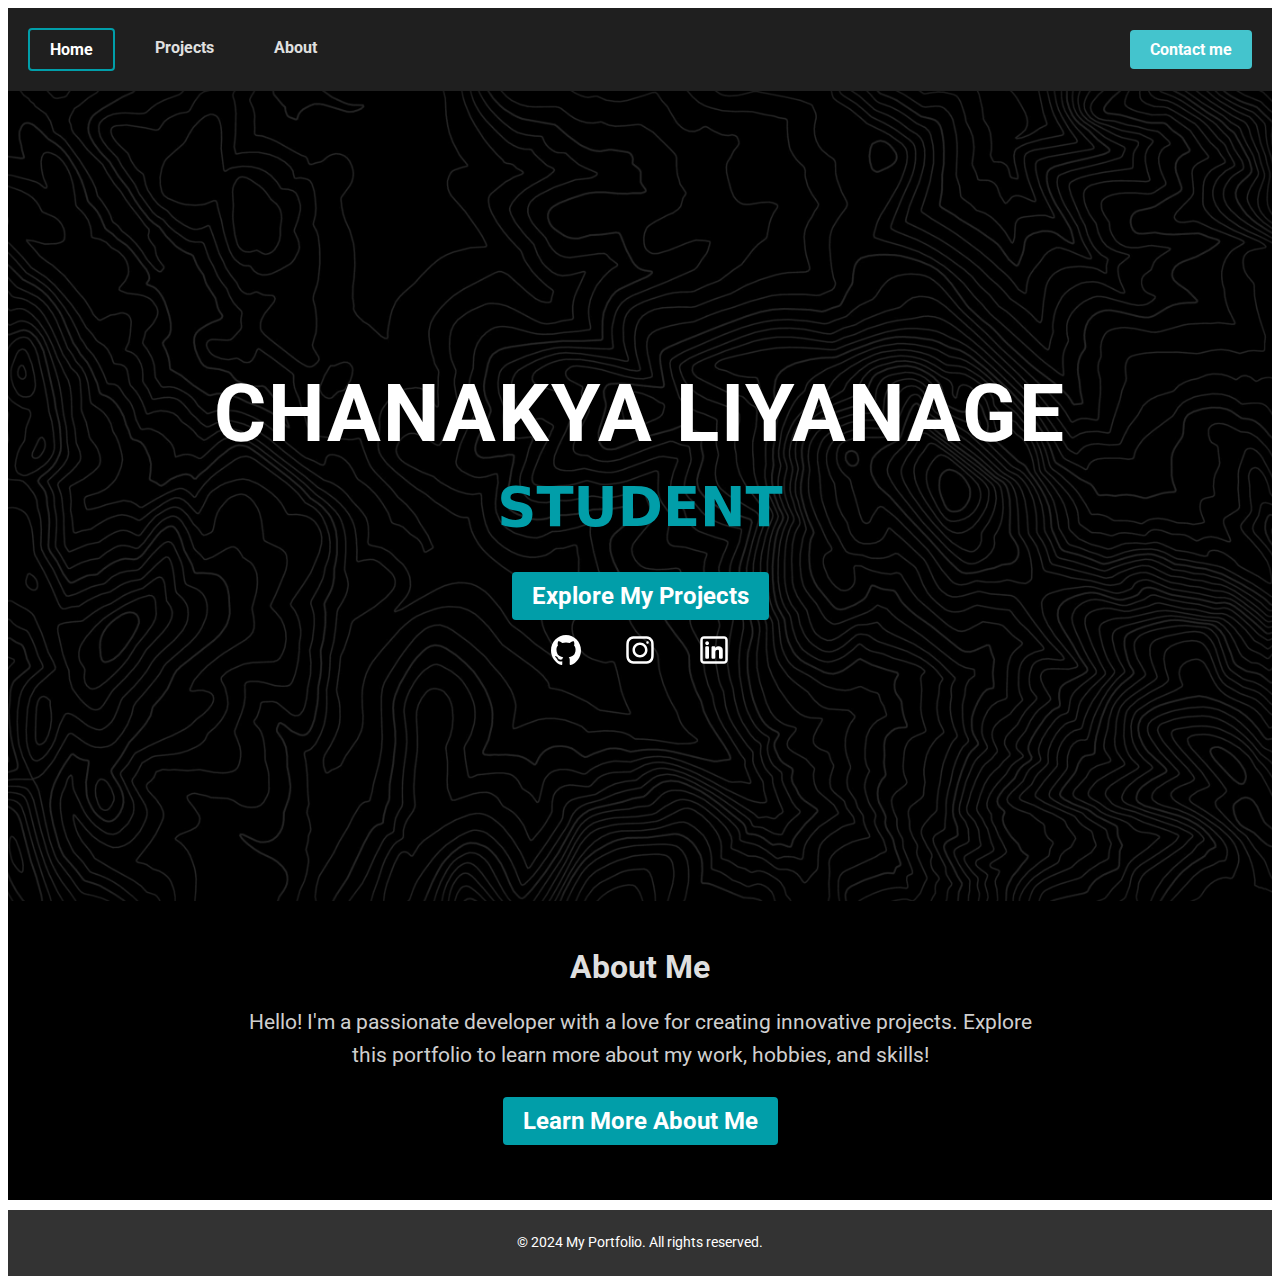
<file: index.html>
<!DOCTYPE html>
<html lang="en">
  <head>
    <meta charset="UTF-8">
    <meta name="viewport" content="width=device-width, initial-scale=1.0">
    <!-- Link to the common CSS file -->
    <link rel="stylesheet" href="CSS/common.css">
    <!-- Link to the index CSS file -->
    <link rel="stylesheet" href="CSS/index.css">
    <link rel="preconnect" href="https://fonts.googleapis.com">
    <link rel="preconnect" href="https://fonts.gstatic.com" crossorigin>
    <link
      href="https://fonts.googleapis.com/css2?family=Inter:ital,opsz,wght@0,14..32,100..900;1,14..32,100..900&family=Open+Sans:ital,wght@0,300..800;1,300..800&family=Poppins:ital,wght@0,100;0,200;0,300;0,400;0,500;0,600;0,700;0,800;0,900;1,100;1,200;1,300;1,400;1,500;1,600;1,700;1,800;1,900&family=Roboto:ital,wght@0,100;0,300;0,400;0,500;0,700;0,900;1,100;1,300;1,400;1,500;1,700;1,900&display=swap"
      rel="stylesheet">
    <link rel="icon" href="Static/Icon.png">
    <title>Home</title>
  </head>
  <body>
    <!-- Navigation bar -->
    <nav class="navbar">
      <div class="nav-left">
        <a id="active" href="index.html">Home</a>
        <a href="projects.html">Projects</a>
        <a href="about.html">About</a>
      </div>
      <div class="signup-btn">
        <a href="Signup.html">Contact me</a>
      </div>
    </nav>

    <!-- Hero Section -->
    <section class="hero">
      <div class="hero-content">
        <!-- Title of the hero section -->
        <h1>Chanakya Liyanage</h1>
        <!-- Typing text effect -->
        <div id="typing-text"></div>
        <!-- Call to action button -->
        <a href="projects.html" class="cta-btn">Explore My Projects</a>
        <!-- Social media icons -->
        <div class="social-media">
          <!-- Link to the GitHub profile -->
          <a href="https://github.com/Chanakya-Liya"
            ><svg
              viewBox="0 0 20 20"
              version="1.1"
              xmlns="http://www.w3.org/2000/svg"
              xmlns:xlink="http://www.w3.org/1999/xlink"
              fill="#000000"
            >
              <g stroke-width="0"></g>
              <g stroke-linecap="round" stroke-linejoin="round"></g>
              <g>
                <title>github</title>
                <desc>Created with Sketch.</desc>
                <defs></defs>
                <g
                  id="Page-1"
                  stroke="none"
                  stroke-width="1"
                  fill="none"
                  fill-rule="evenodd"
                >
                  <g
                    id="Dribbble-Light-Preview"
                    transform="translate(-140.000000, -7559.000000)"
                    fill="#ffffff"
                  >
                    <g id="icons" transform="translate(56.000000, 160.000000)">
                      <path
                        d="M94,7399 C99.523,7399 104,7403.59 104,7409.253 C104,7413.782 101.138,7417.624 97.167,7418.981 C96.66,7419.082 96.48,7418.762 96.48,7418.489 C96.48,7418.151 96.492,7417.047 96.492,7415.675 C96.492,7414.719 96.172,7414.095 95.813,7413.777 C98.04,7413.523 100.38,7412.656 100.38,7408.718 C100.38,7407.598 99.992,7406.684 99.35,7405.966 C99.454,7405.707 99.797,7404.664 99.252,7403.252 C99.252,7403.252 98.414,7402.977 96.505,7404.303 C95.706,7404.076 94.85,7403.962 94,7403.958 C93.15,7403.962 92.295,7404.076 91.497,7404.303 C89.586,7402.977 88.746,7403.252 88.746,7403.252 C88.203,7404.664 88.546,7405.707 88.649,7405.966 C88.01,7406.684 87.619,7407.598 87.619,7408.718 C87.619,7412.646 89.954,7413.526 92.175,7413.785 C91.889,7414.041 91.63,7414.493 91.54,7415.156 C90.97,7415.418 89.522,7415.871 88.63,7414.304 C88.63,7414.304 88.101,7413.319 87.097,7413.247 C87.097,7413.247 86.122,7413.234 87.029,7413.87 C87.029,7413.87 87.684,7414.185 88.139,7415.37 C88.139,7415.37 88.726,7417.2 91.508,7416.58 C91.513,7417.437 91.522,7418.245 91.522,7418.489 C91.522,7418.76 91.338,7419.077 90.839,7418.982 C86.865,7417.627 84,7413.783 84,7409.253 C84,7403.59 88.478,7399 94,7399"
                      ></path>
                    </g>
                  </g>
                </g>
              </g></svg></a>
          <!-- Link to the Instagram profile -->
          <a
            href="https://www.instagram.com/ch.a_na/profilecard/?igsh=cDd5NGwzdmNzODY="
            ><svg
              viewBox="0 0 24 24"
              fill="none"
              xmlns="http://www.w3.org/2000/svg"
            >
              <g stroke-width="0"></g>
              <g stroke-linecap="round" stroke-linejoin="round"></g>
              <g>
                <path
                  fill-rule="evenodd"
                  clip-rule="evenodd"
                  d="M12 18C15.3137 18 18 15.3137 18 12C18 8.68629 15.3137 6 12 6C8.68629 6 6 8.68629 6 12C6 15.3137 8.68629 18 12 18ZM12 16C14.2091 16 16 14.2091 16 12C16 9.79086 14.2091 8 12 8C9.79086 8 8 9.79086 8 12C8 14.2091 9.79086 16 12 16Z"
                  fill="#ffffff"
                ></path>
                <path
                  d="M18 5C17.4477 5 17 5.44772 17 6C17 6.55228 17.4477 7 18 7C18.5523 7 19 6.55228 19 6C19 5.44772 18.5523 5 18 5Z"
                  fill="#ffffff"
                ></path>
                <path
                  fill-rule="evenodd"
                  clip-rule="evenodd"
                  d="M1.65396 4.27606C1 5.55953 1 7.23969 1 10.6V13.4C1 16.7603 1 18.4405 1.65396 19.7239C2.2292 20.8529 3.14708 21.7708 4.27606 22.346C5.55953 23 7.23969 23 10.6 23H13.4C16.7603 23 18.4405 23 19.7239 22.346C20.8529 21.7708 21.7708 20.8529 22.346 19.7239C23 18.4405 23 16.7603 23 13.4V10.6C23 7.23969 23 5.55953 22.346 4.27606C21.7708 3.14708 20.8529 2.2292 19.7239 1.65396C18.4405 1 16.7603 1 13.4 1H10.6C7.23969 1 5.55953 1 4.27606 1.65396C3.14708 2.2292 2.2292 3.14708 1.65396 4.27606ZM13.4 3H10.6C8.88684 3 7.72225 3.00156 6.82208 3.0751C5.94524 3.14674 5.49684 3.27659 5.18404 3.43597C4.43139 3.81947 3.81947 4.43139 3.43597 5.18404C3.27659 5.49684 3.14674 5.94524 3.0751 6.82208C3.00156 7.72225 3 8.88684 3 10.6V13.4C3 15.1132 3.00156 16.2777 3.0751 17.1779C3.14674 18.0548 3.27659 18.5032 3.43597 18.816C3.81947 19.5686 4.43139 20.1805 5.18404 20.564C5.49684 20.7234 5.94524 20.8533 6.82208 20.9249C7.72225 20.9984 8.88684 21 10.6 21H13.4C15.1132 21 16.2777 20.9984 17.1779 20.9249C18.0548 20.8533 18.5032 20.7234 18.816 20.564C19.5686 20.1805 20.1805 19.5686 20.564 18.816C20.7234 18.5032 20.8533 18.0548 20.9249 17.1779C20.9984 16.2777 21 15.1132 21 13.4V10.6C21 8.88684 20.9984 7.72225 20.9249 6.82208C20.8533 5.94524 20.7234 5.49684 20.564 5.18404C20.1805 4.43139 19.5686 3.81947 18.816 3.43597C18.5032 3.27659 18.0548 3.14674 17.1779 3.0751C16.2777 3.00156 15.1132 3 13.4 3Z"
                  fill="#ffffff"
                ></path>
              </g></svg></a>
          <!-- Link to the LinkedIn profile -->
          <a href="https://www.linkedin.com/in/chanakya-liyanage-17505126a/"
            ><svg
              viewBox="0 0 24 24"
              fill="none"
              xmlns="http://www.w3.org/2000/svg"
            >
              <g stroke-width="0"></g>
              <g stroke-linecap="round" stroke-linejoin="round"></g>
              <g>
                <path
                  d="M6.5 8C7.32843 8 8 7.32843 8 6.5C8 5.67157 7.32843 5 6.5 5C5.67157 5 5 5.67157 5 6.5C5 7.32843 5.67157 8 6.5 8Z"
                  fill="#ffffff"
                ></path>
                <path
                  d="M5 10C5 9.44772 5.44772 9 6 9H7C7.55228 9 8 9.44771 8 10V18C8 18.5523 7.55228 19 7 19H6C5.44772 19 5 18.5523 5 18V10Z"
                  fill="#ffffff"
                ></path>
                <path
                  d="M11 19H12C12.5523 19 13 18.5523 13 18V13.5C13 12 16 11 16 13V18.0004C16 18.5527 16.4477 19 17 19H18C18.5523 19 19 18.5523 19 18V12C19 10 17.5 9 15.5 9C13.5 9 13 10.5 13 10.5V10C13 9.44771 12.5523 9 12 9H11C10.4477 9 10 9.44772 10 10V18C10 18.5523 10.4477 19 11 19Z"
                  fill="#ffffff"
                ></path>
                <path
                  fill-rule="evenodd"
                  clip-rule="evenodd"
                  d="M20 1C21.6569 1 23 2.34315 23 4V20C23 21.6569 21.6569 23 20 23H4C2.34315 23 1 21.6569 1 20V4C1 2.34315 2.34315 1 4 1H20ZM20 3C20.5523 3 21 3.44772 21 4V20C21 20.5523 20.5523 21 20 21H4C3.44772 21 3 20.5523 3 20V4C3 3.44772 3.44772 3 4 3H20Z"
                  fill="#ffffff"
                ></path>
              </g></svg></a>
        </div>
      </div>
    </section>

    <!-- About Section -->
    <section class="about-section">
      <div class="container">
        <h2>About Me</h2>
        <p>
          Hello! I'm a passionate developer with a love for creating innovative
          projects. Explore this portfolio to learn more about my work, hobbies,
          and skills!
        </p>
        <a href="about.html" class="cta-btn">Learn More About Me</a>
      </div>
    </section>

    <!-- Footer Section -->
    <footer>
      <p>&copy; 2024 My Portfolio. All rights reserved.</p>
    </footer>
    <script src="Js/index.js"></script>
  </body>
</html>
</file>
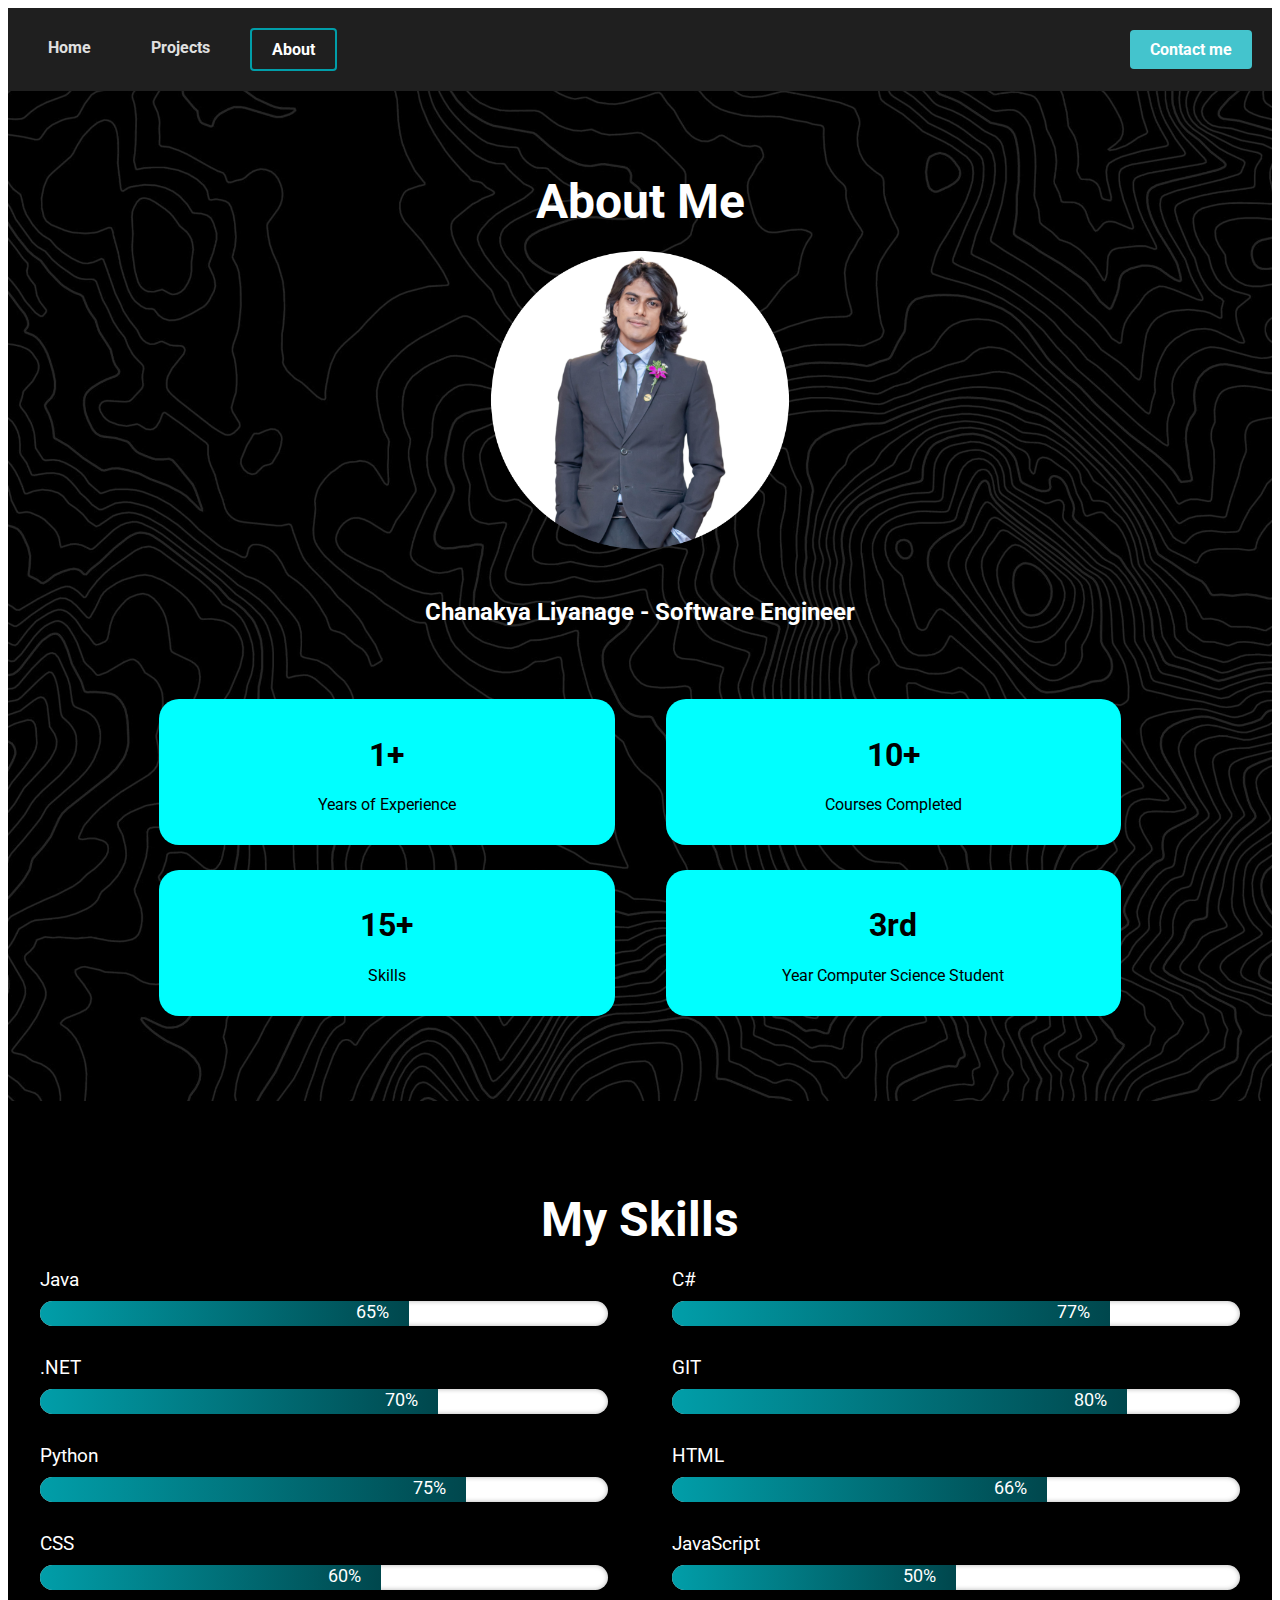
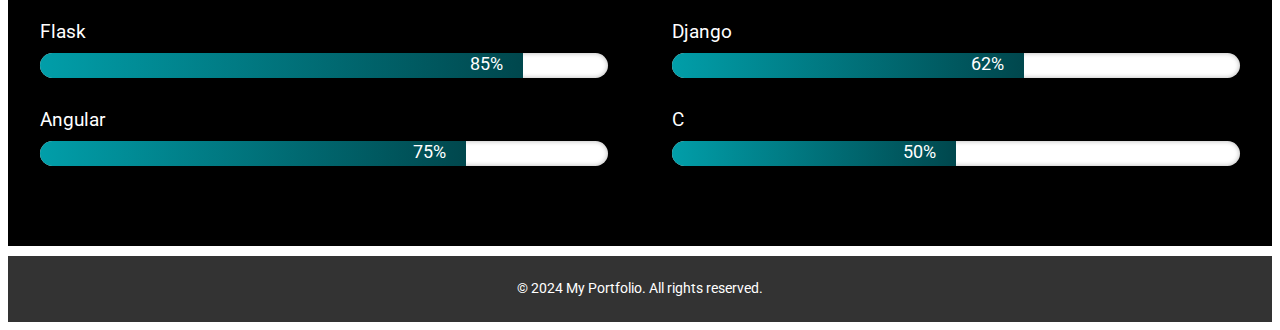
<file: about.html>
<!DOCTYPE html>
<html lang="en">
  <head>
    <meta charset="UTF-8">
    <meta name="viewport" content="width=device-width, initial-scale=1.0">
    <!-- Link to the common CSS file -->
    <link rel="stylesheet" href="CSS/common.css">
    <!-- Link to the about CSS file -->
    <link rel="stylesheet" href="CSS/about.css">
    <link rel="preconnect" href="https://fonts.googleapis.com">
    <link rel="preconnect" href="https://fonts.gstatic.com" crossorigin>
    <link
      href="https://fonts.googleapis.com/css2?family=Roboto:wght@400;500;700&display=swap"
      rel="stylesheet">
    <link rel="icon" href="Static/Icon.png">
    <title>About Me</title>
  </head>
  <body>
    <!-- Navigation bar -->
    <nav class="navbar">
      <div class="nav-left">
        <a href="index.html">Home</a>
        <a href="projects.html">Projects</a>
        <a href="about.html" id="active">About</a>
      </div>
      <div class="signup-btn">
        <a href="signup.html">Contact me</a>
      </div>
    </nav>

    <!-- About Section -->
    <section class="about">
      <div class="container">
        <!-- Heading of the about section -->
        <h1 class="head">About Me</h1>
        <div class="info">
          <!-- Profile image and name -->
          <figure class="profile">
            <div class="profile-image"></div>
            <figcaption>Chanakya Liyanage - Software Engineer</figcaption>
          </figure>
          <!-- Table of achievements -->
          <table class="achievements">
            <tr>
              <td>
                <div class="specs">
                  <h1>1+</h1>
                  <p></p>
                </div>
              </td>
              <td>
                <div class="specs">
                  <h1>10+</h1>
                  <p></p>
                </div>
              </td>
            </tr>
            <tr>
              <td>
                <div class="specs">
                  <h1>15+</h1>
                  <p></p>
                </div>
              </td>
              <td>
                <div class="specs">
                  <h1>3rd</h1>
                  <p></p>
                </div>
              </td>
            </tr>
          </table>
        </div>
      </div>
    </section>

    <!-- Skills Section with Progress Bars in Rows of Two -->
    <section class="skills">
      <div class="container">
        <!-- Heading of the skills section -->
        <h2>My Skills</h2>
        <div class="skills-row">
          <!-- Skill 1 -->
          <div class="skill">
            <label>Java</label>
            <div class="progress-bar">
              <div class="progress" style="width: 65%">
                <div class="progress-percentage">65%</div>
              </div>
            </div>
          </div>
          <!-- Skill 2 -->
          <div class="skill">
            <label>C#</label>
            <div class="progress-bar">
              <div class="progress" style="width: 77%">
                <div class="progress-percentage">77%</div>
              </div>
            </div>
          </div>
        </div>
        <div class="skills-row">
          <!-- Skill 3 -->
          <div class="skill">
            <label>.NET</label>
            <div class="progress-bar">
              <div class="progress" style="width: 70%">
                <div class="progress-percentage">70%</div>
              </div>
            </div>
          </div>
          <!-- Skill 4 -->
          <div class="skill">
            <label>GIT</label>
            <div class="progress-bar">
              <div class="progress" style="width: 80%">
                <div class="progress-percentage">80%</div>
              </div>
            </div>
          </div>
        </div>
        <div class="skills-row">
          <!-- Skill 5 -->
          <div class="skill">
            <label>Python</label>
            <div class="progress-bar">
              <div class="progress" style="width: 75%">
                <div class="progress-percentage">75%</div>
              </div>
            </div>
          </div>
          <!-- Skill 6 -->
          <div class="skill">
            <label>HTML</label>
            <div class="progress-bar">
              <div class="progress" style="width: 66%">
                <div class="progress-percentage">66%</div>
              </div>
            </div>
          </div>
        </div>
        <div class="skills-row">
          <!-- Skill 7 -->
          <div class="skill">
            <label>CSS</label>
            <div class="progress-bar">
              <div class="progress" style="width: 60%">
                <div class="progress-percentage">60%</div>
              </div>
            </div>
          </div>
          <!-- Skill 8 -->
          <div class="skill">
            <label>JavaScript</label>
            <div class="progress-bar">
              <div class="progress" style="width: 50%">
                <div class="progress-percentage">50%</div>
              </div>
            </div>
          </div>
        </div>
        <div class="skills-row">
          <!-- Skill 9 -->
          <div class="skill">
            <label>Flask</label>
            <div class="progress-bar">
              <div class="progress" style="width: 85%">
                <div class="progress-percentage">85%</div>
              </div>
            </div>
          </div>
          <!-- Skill 10 -->
          <div class="skill">
            <label>Django</label>
            <div class="progress-bar">
              <div class="progress" style="width: 62%">
                <div class="progress-percentage">62%</div>
              </div>
            </div>
          </div>
        </div>
        <div class="skills-row">
          <!-- Skill 11 -->
          <div class="skill">
            <label>Angular</label>
            <div class="progress-bar">
              <div class="progress" style="width: 75%">
                <div class="progress-percentage">75%</div>
              </div>
            </div>
          </div>
          <!-- Skill 12 -->
          <div class="skill">
            <label>C</label>
            <div class="progress-bar">
              <div class="progress" style="width: 50%">
                <div class="progress-percentage">50%</div>
              </div>
            </div>
          </div>
        </div>
      </div>
    </section>

    <!-- Footer Section -->
    <footer>
      <!-- Copyright notice -->
      <p>&copy; 2024 My Portfolio. All rights reserved.</p>
    </footer>
  </body>
</html>
</file>
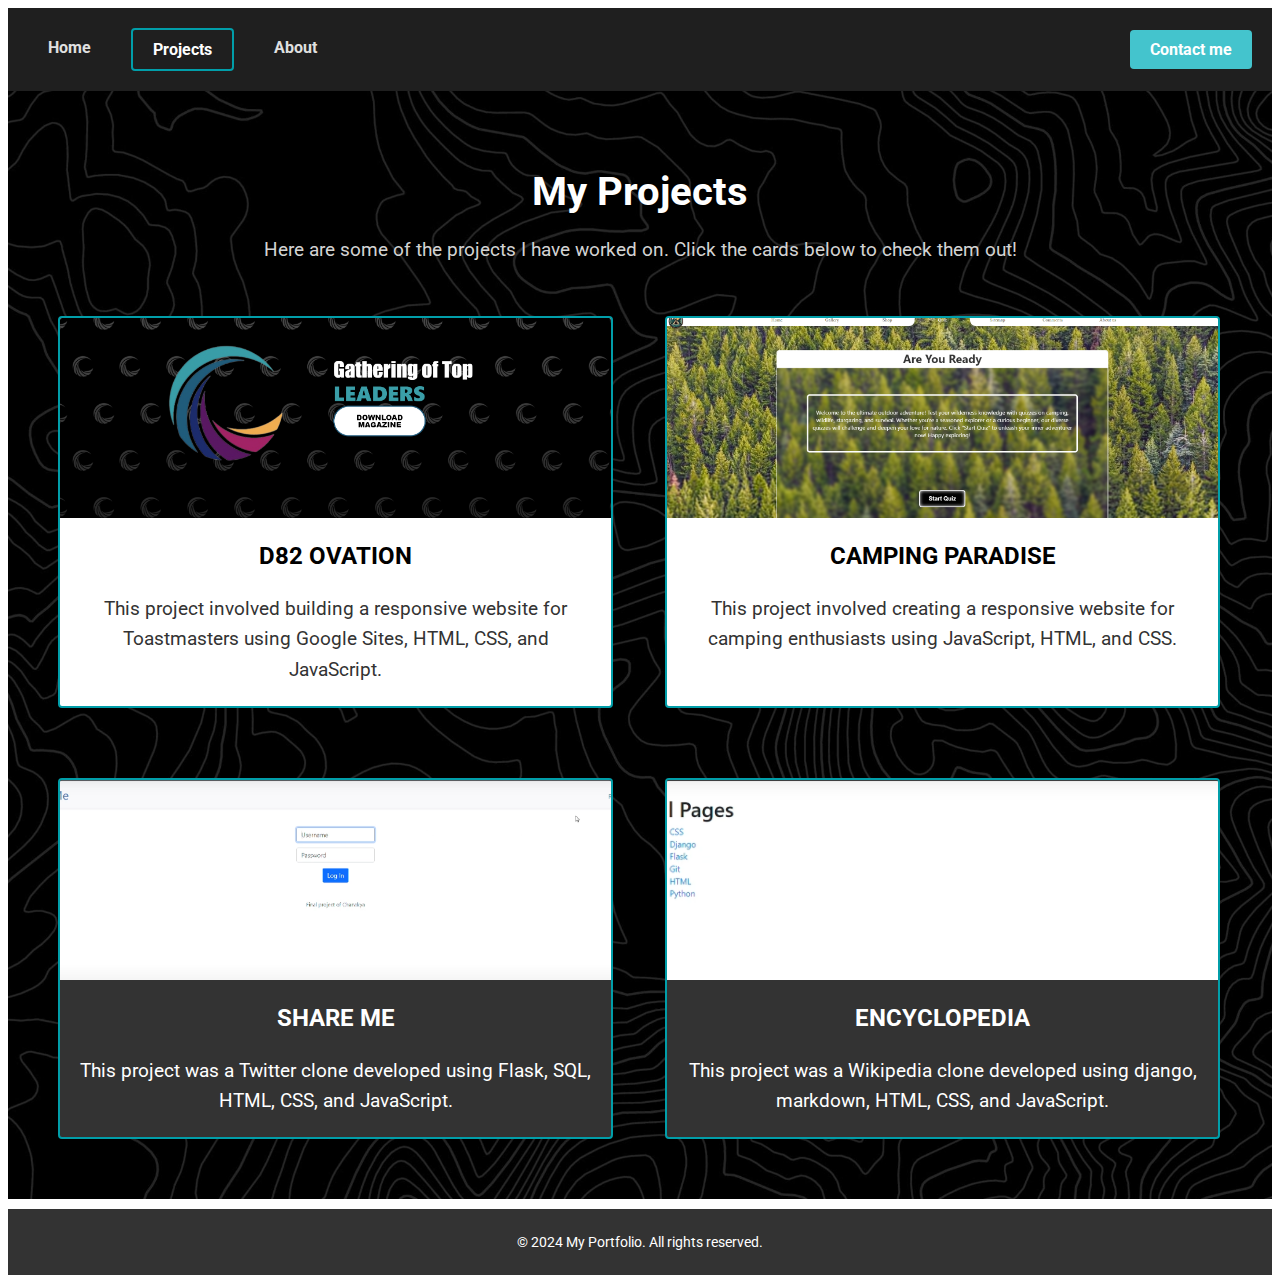
<file: projects.html>
<!DOCTYPE html>
<html lang="en">
  <head>
    <meta charset="UTF-8">
    <meta name="viewport" content="width=device-width, initial-scale=1.0">
    <!-- Link to the common CSS file -->
    <link rel="stylesheet" href="CSS/common.css">
    <!-- Link to the projects CSS file -->
    <link rel="stylesheet" href="CSS/projects.css">
    <link rel="preconnect" href="https://fonts.googleapis.com">
    <link rel="preconnect" href="https://fonts.gstatic.com" crossorigin>
    <link
      href="https://fonts.googleapis.com/css2?family=Roboto:wght@400;500;700&display=swap"
      rel="stylesheet">
    <link rel="icon" href="Static/Icon.png">
    <title>Projects</title>
  </head>
  <body>
    <!-- Navigation bar -->
    <nav class="navbar">
      <div class="nav-left">
        <a href="index.html">Home</a>
        <a href="projects.html" id="active">Projects</a>
        <a href="about.html">About</a>
      </div>
      <div class="signup-btn">
        <a href="signup.html">Contact me</a>
      </div>
    </nav>

    <!-- Projects section -->
    <section class="projects">
      <div class="container">
        <!-- Title of the projects section -->
        <h1>My Projects</h1>
        <!-- Description of the projects section -->
        <p>
          Here are some of the projects I have worked on. Click the cards below
          to check them out!
        </p>
        <!-- Grid of projects -->
        <div class="projects-grid">
          <!-- Project card -->
          <a href="https://www.google.com/" class="project-card">
            <!-- Image of the project -->
            <img src="Static/d82ovationCover.png" alt="D82 ovation">
            <!-- Text of the project -->
            <div class="card-text">
              <h3>D82 OVATION</h3>
              <p>
                This project involved building a responsive website for
                Toastmasters using Google Sites, HTML, CSS, and JavaScript.
              </p>
            </div>
          </a>
          <!-- Project card -->
          <a href="https://www.google.com/" class="project-card">
            <!-- Image of the project -->
            <img src="Static/campingparadiseCover.png" alt="camping paradise">
            <!-- Text of the project -->
            <div class="card-text">
              <h3>CAMPING PARADISE</h3>
              <p>
                This project involved creating a responsive website for camping
                enthusiasts using JavaScript, HTML, and CSS.
              </p>
            </div>
          </a>
          <!-- Project card -->
          <a href="https://www.google.com/" class="project-card" data-color="black">
            <!-- Image of the project -->
            <img src="Static/ShareMeCover.png" alt="ShareMe">
            <!-- Text of the project -->
            <div class="card-text">
              <h3>SHARE ME</h3>
              <p style="color: white">
                This project was a Twitter clone developed using Flask, SQL,
                HTML, CSS, and JavaScript.
              </p>
            </div>
          </a>
          <!-- Project card -->
          <a href="https://www.google.com/" class="project-card" data-color="black">
            <!-- Image of the project -->
            <img src="Static/wikiCover.png" alt="Wiki">
            <!-- Text of the project -->
            <div class="card-text">
              <h3>ENCYCLOPEDIA</h3>
              <p style="color: white">
                This project was a Wikipedia clone developed using django,
                markdown, HTML, CSS, and JavaScript.
              </p>
            </div>
          </a>
        </div>
      </div>
    </section>

    <!-- Footer Section -->
    <footer>
      <!-- Copyright notice -->
      <p>&copy; 2024 My Portfolio. All rights reserved.</p>
    </footer>
  </body>
</html>
</file>
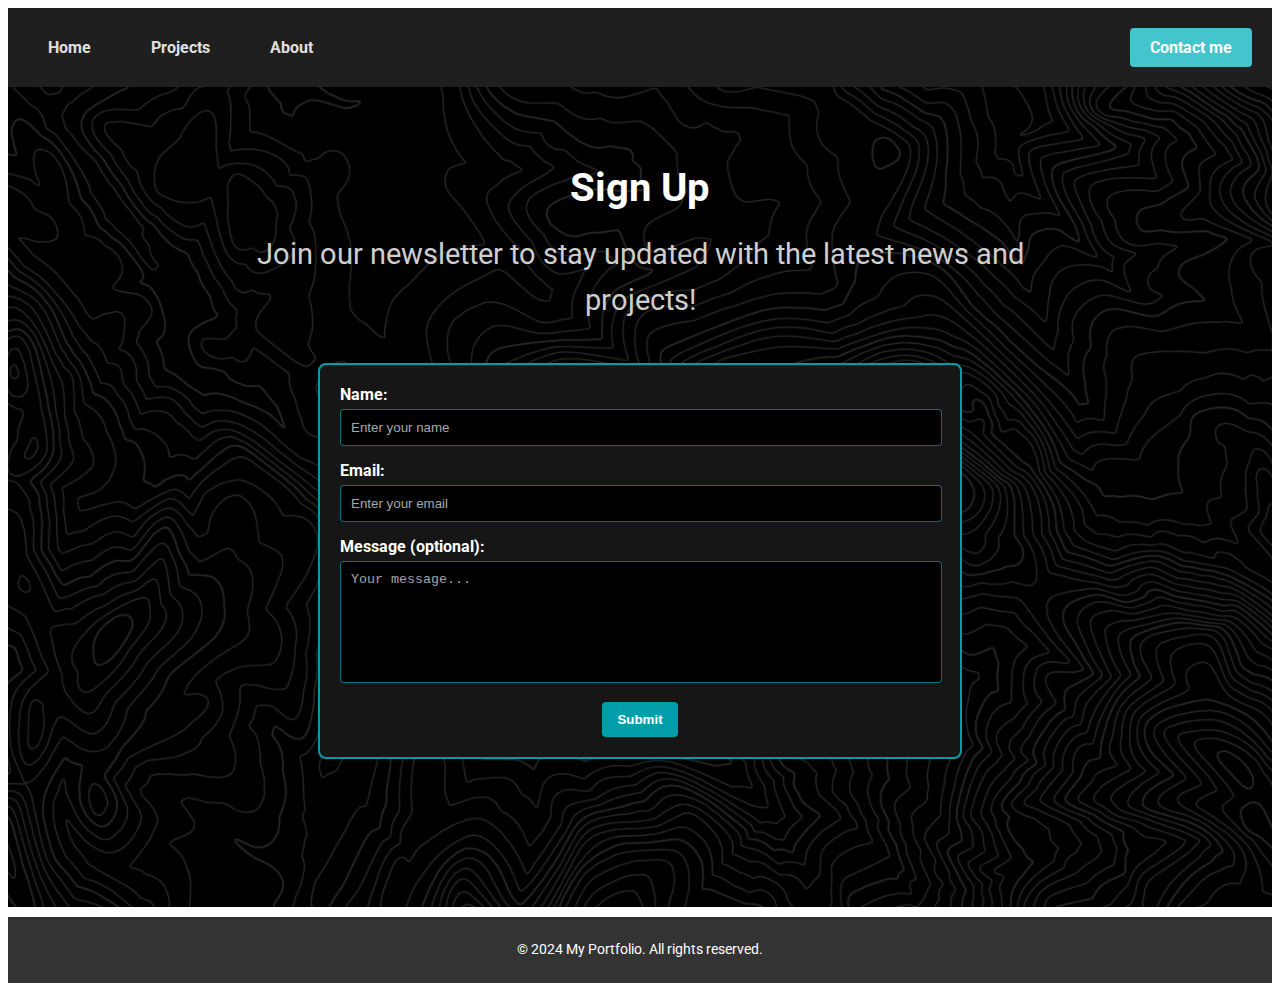
<file: Signup.html>
<!DOCTYPE html>
<html lang="en">
  <head>
    <meta charset="UTF-8">
    <meta name="viewport" content="width=device-width, initial-scale=1.0">
    <link rel="stylesheet" href="CSS/common.css">
    <!--Link to common css file -->
    <link rel="stylesheet" href="CSS/signup.css">
    <!--Link to signup css file -->
    <link rel="preconnect" href="https://fonts.googleapis.com">
    <link rel="preconnect" href="https://fonts.gstatic.com" crossorigin>
    <link
      href="https://fonts.googleapis.com/css2?family=Roboto:wght@400;500;700&display=swap"
      rel="stylesheet">
    <link rel="icon" href="Static/Icon.png">
    <title>Sign Up</title>
  </head>
  <body>
    <!-- Navbar -->
    <nav class="navbar">
      <div class="nav-left">
        <a href="index.html">Home</a>
        <a href="projects.html">Projects</a>
        <a href="about.html">About</a>
      </div>
      <div class="signup-btn">
        <a href="signup.html">Contact me</a>
      </div>
    </nav>

    <!-- Sign-Up Section -->
    <section class="signup">
      <div class="container">
        <!-- Title of the signup section -->
        <h1>Sign Up</h1>
        <!-- Description of the signup section -->
        <p>
          Join our newsletter to stay updated with the latest news and projects!
        </p>
        <!-- Start of the foam group -->
        <form>
          <!-- Form group for Name input field -->
          <div class="form-group">
            <!-- Label for Name input field -->
            <label for="name">Name:</label>
            <input
              type="text"
              id="name"
              name="name"
              autocomplete="off"
              required
              placeholder="Enter your name"
             >
          </div>
          <!-- Form group for Email input field -->
          <div class="form-group">
            <!-- Label for Email input field -->
            <label for="email">Email:</label>
            <input
              type="email"
              id="email"
              name="email"
              autocomplete="off"
              required
              placeholder="Enter your email"
             >
          </div>
          <!-- Form group for Message textarea (optional field) -->
          <div class="form-group">
            <!-- Label for Message textarea, indicating it's optional -->
            <label for="message">Message (optional):</label>
            <textarea
              id="message"
              name="message"
              autocomplete="off"
              placeholder="Your message..."
            ></textarea>
          </div>
          <!-- Submit button to send form data -->
          <button type="submit">Submit</button>
          <!-- End of the form element -->
        </form>
      </div>
    </section>

    <!-- Footer Section -->
    <footer>
      <p>&copy; 2024 My Portfolio. All rights reserved.</p>
    </footer>
  </body>
</html>
</file>
<file: CSS/common.css>
/* Styling the entire body */
body {
  font-family: "Roboto", sans-serif; /* Set the font-family to Roboto or a sans-serif fallback */
}

/* Set the styling for the nav element */
nav {
  font-weight: 500;
  font-style: normal;
  margin: 0; /* Remove the default margin */
  padding: 0; /* Remove the default padding */
  box-sizing: border-box; /* Ensure padding and border are included in the element's total width and height */
}

/* Set styling for the navbar */
.navbar {
  display: flex;
  justify-content: space-between;
  align-items: center;
  padding: 20px;
  background-color: #1f1f1f;
  position: sticky; /* Set the position to sticky */
  top: 0; /* Set the top position to 0 */
  z-index: 100; /* Set the z-index to 100 */
}

/* Set styling for nav-left element */
.navbar .nav-left {
  display: flex;
  gap: 20px; /* Set the gap between elements to 20px */
}

/* Set styling for the navbar links */
.navbar a {
  color: #e0e0e0; /* Set the color to a light color */
  text-decoration: none; /* Remove the default text-decoration */
  padding: 10px 20px;
  transition: background-color 0.3s ease, border-radius 0.3s ease; /* Set the transition for the background-color and border-radius */
  font-weight: bold;
}

/* Set styling for the active link */
#active {
  border-radius: 4px;
  border: #019ea9 solid 2px;
  color: white;
}

/* Set the background-color for the active link on hover */
#active:hover {
  background-color: #019ea9;
}

/* Set the background-color, color, and border-radius for the navbar links on hover */
.navbar a:hover {
  background-color: #019ea9;
  color: #ffffff;
  border-radius: 4px;
}

/* Set the keyframes for the border-animation */
@keyframes border-animation {
  0% {
    border: 2px solid #50f3ffc7;
    color: #50f3ff;
  }
  10% {
    border: 2px solid #ff6f61;
    color: #ff6f61;
  }
  20% {
    border: 2px solid #ffcc00;
    color: #ffcc00;
  }
  30% {
    border: 2px solid #6b5b95;
    color: #6b5b95;
  }
  40% {
    border: 2px solid #88d8b0;
    color: #88d8b0;
  }
  50% {
    border: 2px solid #ff3d00;
    color: #ff3d00;
  }
  60% {
    border: 2px solid #9c27b0;
    color: #9c27b0;
  }
  70% {
    border: 2px solid #4caf50;
    color: #4caf50;
  }
  80% {
    border: 2px solid #3f51b5;
    color: #3f51b5;
  }
  90% {
    border: 2px solid #ffeb3b;
    color: #ffeb3b;
  }
  100% {
    border: 2px solid #50f3ffc7;
    color: #ffffff;
  }
}

/* Set styling for the signup-btn links */
.signup-btn a {
  display: inline-block;
  background-color: #50f3ffc7;
  padding: 10px 20px;
  color: #ffffff;
  border-radius: 4px;
  animation: border-animation 0.00001s linear forwards;
  transition: background-color 0.3s ease, transform 0.3s ease,
    border-radius 1 ease;
}

/* Set the padding, background-color, and animation for the signup-btn links on hover */
.signup-btn a:hover {
  padding: 10px 20px;
  background-color: #1f1f1f;
  animation: border-animation 10s linear infinite alternate-reverse;
}

/* Set the background-color, color, text-align, padding, margin-top, and font-size for the footer */
footer {
  background-color: #333;
  color: white;
  text-align: center;
  padding: 10px;
  margin-top: 10px;
  font-size: 0.9rem;
}

/* Set the flex-direction, align-items, text-align, position, and flex-direction for the navbar on screens smaller than 489px */
@media (max-width: 489px) {
  .navbar {
    flex-direction: column;
    align-items: center;
    text-align: center;
    position: inherit;
  }

  .navbar .nav-left {
    flex-direction: column;
    gap: 10px;
  }

  .navbar a {
    width: 80vw;
  }

  .signup-btn {
    align-self: left;
    margin-top: 10px;
  }
}
</file>
<file: CSS/index.css>
/* index page styling */

/* Hero Section Styling */
.hero {
  background: url("../Static/HeroCover.jpg") no-repeat center center/cover; /* Set the background image */
  height: 90vh; /* Adjust the height as needed */
  display: flex;
  justify-content: center;
  align-items: center;
  color: white;
  text-align: center;
  box-shadow: inset 0 0 20px rgba(0, 0, 0, 0.5); /* Add a shadow to the bottom of the hero section */
}

/* Main heading in the hero section */
.hero-content > h1 {
  font-size: 5rem;
  margin-bottom: 20px;
  text-transform: uppercase;
  letter-spacing: 2px;
  text-shadow: 2px 2px 4px rgba(0, 0, 0, 0.4);
}

/* Paragraph styling in the hero section */
.hero-content p {
  font-size: 1.5rem;
  margin-bottom: 20px;
  opacity: 0.8; /* Adjust the opacity as needed */
}

/* Primary Call-to-Action button styling */
.cta-btn {
  display: inline-block;
  background-color: #019ea9;
  padding: 10px 20px;
  color: #fff;
  font-weight: bold;
  border-radius: 4px;
  transition: background-color 0.3s ease, transform 0.3s ease; /* Add a transition effect for the background color and transform properties */
  margin: 5px 5px;
  font-size: 24px;
  text-decoration: none; /* Remove underline from button text */
}

/* Hover effect for CTA button */
.cta-btn:hover {
  background-color: #017d86;
  transform: scale(1.1); /* Scale the button slightly larger on hover */
  color: #fff;
}

/* Styling for social media icons */
.social-media svg {
  width: 30px;
  padding: 10px 20px;
  transition: transform 0.3s ease; /* Add a transition effect for the transform property */
}

.social-media svg:hover {
  transform: scale(1.5); /* Scale the icon slightly larger on hover */
}

/* About section styling  */
.about-section {
  padding: 20px 0px 50px 0px;
  background-color: #000000;
  text-align: center;
}

/* Subheading in the About section */
.about-section h2 {
  font-size: 2rem;
  margin-bottom: 20px;
  color: #dfdfdf;
}

/* Paragraph styling in the About section */
.about-section p {
  font-size: 1.3rem;
  color: #cfcfcf;
  max-width: 800px; /* Set a maximum width for the paragraph */
  margin: 0 auto; /* Center the paragraph */
  padding: 0 30px;
  line-height: 1.6; /* Adjust the line height for better readability */
  padding-bottom: 20px;
}

/* Typing text effect styling */
#typing-text {
  height: 4.125rem;
  color: #019ea9;
  text-align: center;
  text-transform: uppercase; /* Capitalize each word */
  font-size: 3.4rem;
  font-weight: 800;
  line-height: 100%; /* Adjust the line height to match the font size */
  font-family: system-ui, -apple-system, BlinkMacSystemFont, "Segoe UI", Roboto,
    Oxygen, Ubuntu, Cantarell, "Open Sans", "Helvetica Neue", sans-serif;
  padding-bottom: 20px;
}

/* Responsive Design */
@media (max-width: 768px) {
  .hero-content h1 {
    font-size: 3.5rem;
  }

  .hero-content p {
    font-size: 1.2rem;
  }

  .about-section h2 {
    font-size: 1.6rem;
  }

  .about-section p {
    font-size: 1.2rem;
  }

  #typing-text {
    height: 1.5rem;
    font-size: 3rem;
    padding-bottom: 60px;
  }
}

@media (max-width: 600px) {
  #typing-text {
    padding-bottom: 100px;
  }
}
</file>
<file: CSS/about.css>
/* About page styling */

/* Animation for disappearing content with upward movement */
@keyframes content-disappear {
  0% {
    transform: translateY(0);
  }
  25% {
    opacity: 0;
  }
  50% {
    opacity: 0;
  }
  75% {
    transform: translateY(-50px);
    opacity: 0;
  }
  100% {
    transform: translateY(-50px);
    opacity: 0;
  }
}

/* Animation for appearing content with slight upward movement */
@keyframes content-appear {
  0% {
    opacity: 0;
  }
  25% {
    opacity: 0.25;
  }
  50% {
    transform: translateY(0);
    opacity: 0.5;
  }
  75% {
    opacity: 1;
  }
  100% {
    transform: translateY(-20px);
  }
}

/* Animation for appearing content on smaller screens */
@keyframes content-appear-smaller-screen {
  0% {
    opacity: 0;
  }
  25% {
    opacity: 0.25;
  }
  50% {
    transform: translateY(0);
    opacity: 0.5;
  }
  75% {
    opacity: 1;
  }
  100% {
    transform: translateY(-35px);
  }
}

/* About section styling with centered content and background image */
.about {
  text-align: center; /* Center content */
  padding: 50px 0; /* Add padding to the top and bottom */
  height: 80vh; /* Set a fixed height for the section */
  background: url("../Static/HeroCover.jpg") no-repeat center center/cover;
}

/* Heading styling for main title in the About section */
.head {
  font-size: 3rem;
  font-weight: bold;
  color: white;
  margin-bottom: 20px;
}

/* Layout container for profile and achievement sections */
.info {
  display: flex; /* Use flexbox to create a row layout */
}

/* Profile image and container styling */
.profile {
  margin: auto auto auto 7%; /* Center the profile image and container horizontally */
  text-align: center; /* Center text */
  transition: transform 0.5s ease; /* Add a smooth transition effect */
}

/* Rotating profile image and background change on hover */
.profile:hover .profile-image {
  transform: rotateY(180deg); /* Rotate the image 180 degrees on the Y-axis */
  background-image: url(../Static/flip\ photo.png); /* Change the background image on hover */
}

/* Initial profile image settings with background image */
.profile .profile-image {
  background-image: url(../Static/About\ Page\ Photo.png); /* Set the initial background image */
  width: 400px;
  height: 400px;
  background-size: cover; /* Scale the background image to cover the container */
  background-position: top; /* Position the background image at the top */
  object-fit: cover; /* Scale the image to cover the container */
  object-position: top; /* Position the image at the top */
  transition: transform 0.3s ease, background-image 0.1s ease; /* Add a smooth transition effect */
}

/* Figcaption styling for profile text */
.profile > figcaption {
  font-size: 1.5rem;
  font-weight: bold;
  color: #fff;
  margin: 2em 0;
}

/* Achievements table styling with custom spacing and hover effects */
.achievements {
  color: black;
  margin-right: auto; /* Center the table horizontally */
  margin: 100px auto;
  border-spacing: 3vw 1vw; /* Add custom spacing between table rows and columns */
  table-layout: fixed; /* Set table layout to fixed */
}

/* Transition for table row hover */
.achievements > tr {
  margin: 20px; /* Add margin to the table row */
  transition: transform 3s ease; /* Add a smooth transition effect */
}

/* Styling for table data cells with background color and hover effect */
.achievements td {
  padding: 0; /* Remove default padding */
  background-color: aqua;
  border-radius: 20px;
  transition: transform 0.3s ease; /* Add a smooth transition effect */
}

/* Scale up effect for table cells on hover */
.achievements td:hover {
  transform: scale(1.1);
}

/* Specs section inside table cells */
.specs {
  width: 25vw;
  padding: 10px;
  border-radius: 20px;
  transition: transform 0.3s ease; /* Add a smooth transition effect */
}

/* Heading styling for Specs */
.specs > h1 {
  transition: transform 0.3s ease, display 3s ease; /* Add a smooth transition effect */
}

/* Disappear animation for Specs title on cell hover */
.achievements td:hover .specs > h1 {
  animation: content-disappear 0.3s ease-in both;
}

/* Adds content for each cell */
tr:first-child td:first-child .specs p::after {
  content: "Years of Experience";
}

tr:first-child td:nth-child(2) .specs p::after {
  content: "Courses Completed";
}

tr:last-child td:first-child .specs p::after {
  content: "Skills";
}

tr:last-child td:nth-child(2) .specs p::after {
  content: "Year Computer Science Student";
}

/* Display additional information when hovering over cells */
td:hover .specs p {
  font-size: 1.2rem; /* Increase font size */
  animation: content-appear 0.2s linear forwards; /* Add animation */
}

/* Change content on hover for each Specs cell */
tr:first-child td:first-child:hover .specs p::after {
  content: "Gained valuable insights through practical industry exposure.";
}

tr:first-child td:last-child:hover .specs p::after {
  content: "Completed multiple courses to enhance my knowledge base.";
}

tr:last-child td:first-child:hover .specs p::after {
  content: "Acquired a diverse skill set to solve complex challenges.";
}

tr:last-child td:nth-child(2):hover .specs p::after {
  content: "Currently pursuing a degree with a focus on programming.";
}
/* end of hero section */

/* Skills section styling */
.skills {
  background-color: #000000;
  color: white;
  padding: 50px 0;
  text-align: center; /* Center text horizontally */
}

/* Main heading in Skills */
.skills h2 {
  font-size: 3rem;
  margin-bottom: 20px;
  transition: color 0.3s ease; /* Add a smooth transition effect */
}

.skills h2:hover {
  color: #019ea9;
}

/* Layout container for skill progress bars */
.skills-row {
  display: flex; /* Use flexbox to arrange the skill progress bars */
  justify-content: space-around; /* Distribute the skill progress bars evenly */
  margin-bottom: 30px;
}

/* Individual skill styling */
.skill {
  width: 45%; /* Set the width of each skill */
  text-align: left;
}

/* Label styling for each skill */
.skill label {
  display: block;
  font-size: 1.2rem;
  margin-bottom: 10px;
}

/* Progress bar styling */
.progress-bar {
  background-color: #ffffff;
  border-radius: 20px;
  overflow: hidden;
  height: 25px;
  width: 100%;
  margin: 0 auto; /* Center the progress bar horizontally */
  box-shadow: inset 0 0 5px rgba(0, 0, 0, 0.3); /* Add a shadow effect */
}

/* Percentage text that appears on hover */
.progress-percentage {
  opacity: 0; /* Initially hide the percentage text */
  color: rgb(255, 255, 255);
  font-size: large;
  text-align: right;
  padding: 0 20px;
  transition: opacity 0.3s ease-in; /* Add a smooth transition effect */
}

/* Inner progress bar with hover color change */
.progress {
  background: linear-gradient(to right, #019ea9, #00474d);
  height: 100%;
  transition: background-color 0.3s ease; /* Add a smooth transition effect */
}

.progress:hover {
  background-color: #3e8f97;
}

/* Display skill percentage on hover */
.skill:hover .progress-percentage {
  opacity: 1; /* Show the percentage text on hover */
}

/* Responsive styles for screens 1300px and below */
@media (max-width: 1300px) {
  .info {
    display: contents;
  }

  .profile {
    margin: auto;
  }

  .about {
    height: auto;
  }

  .profile .profile-image {
    width: 300px;
    height: 300px;
    margin: auto;
  }

  .achievements {
    margin: 10px auto;
    height: 25vh;
  }

  .specs {
    width: 30vw;
  }

  .achievements td {
    padding: 5px 2vw;
  }

  .achievements {
    border-spacing: 4vw 2vw;
  }

  .progress-percentage {
    opacity: 1;
  }
}

/* Responsive styles for screens 768px and below */
@media (max-width: 768px) {
  .skills-row {
    margin: auto 5%;
  }

  .skill {
    width: 100%;
    margin: 10px 10px;
  }

  .profile .profile-image {
    width: 250px;
    height: 250px;
  }

  .about h1,
  .skills h2 {
    font-size: 2rem;
  }

  .achievements {
    border-spacing: 4vw 3.5vw;
  }

  .specs {
    width: 30vw;
  }

  .specs p {
    font-size: 1rem;
    width: 30vw;
  }

  td:hover .specs p {
    font-size: 0.9rem;
    font-weight: bold; /* Add bold font weight */
    animation: content-appear-smaller-screen 0.2s linear forwards; /* Change transitional effect on smaller screen */
  }
}
</file>
<file: CSS/projects.css>
/* project page styling */

/* Projects section styling */
.projects {
  text-align: center;
  padding: 50px 0;
  background: url("../Static/HeroCover.jpg") no-repeat center center/cover; /* Add your background image here */
}

/* Title styling for projects section */
.projects h1 {
  font-size: 2.5rem;
  margin-bottom: 20px;
  color: white;
}

/* Paragraph styling within projects section */
.projects p {
  font-size: 1.2rem;
  color: #d3d3d3;
  max-width: 800px; /* Adjust the width as needed */
  margin: 0 auto 40px;
  line-height: 1.6; /* Set the line height */
}

/* Grid layout for projects */
.projects-grid {
  display: grid;
  grid-template-columns: repeat(
    2,
    1fr
  ); /* Adjust the number of columns as needed */
  gap: 50px; /* Adjust the gap between projects */
  padding: 0 50px;
}

/* Individual project card styling */
.project-card {
  background-color: white;
  border-radius: 8px;
  box-shadow: 0px 4px 10px rgba(0, 0, 0, 0.1);
  overflow: hidden;
  border: 2px solid #019ea9;
  display: inline-block;
  color: rgb(0, 0, 0);
  border-radius: 4px;
  text-decoration: none;
  font-size: large;
  margin: 10px 0;
  width: 99%;
  transition: transform 0.3s ease; /* Smooth transform on hover */
}

/* Alternate project card style for target attribute */
.project-card[data-color="black"] {
  background-color: rgb(51, 51, 51);
  color: white;
}

/* Hover effect for project cards */
.project-card:hover {
  transform: scale(1.05); /* Slightly increase size on hover */
  border: 1px solid white;
}

/* Hover effect for targeted project cards */
.project-card[target]:hover {
  border: 1px solid rgb(0, 0, 0);
}

/* Image styling within project cards */
.project-card img {
  width: 100%;
  height: 200px;
  object-fit: cover; /* Adjust the image to cover the entire height */
  transition: transform 0.3s ease, opacity 0.3s ease; /* Smooth transform and opacity transition on hover */
  display: block; /* Remove inline-block to allow full width */
  position: relative; /* Add position relative for the overlay */
}

/* Text container styling inside project cards */
.card-text {
  padding: 0 20px 20px;
}

/* Title styling for project cards */
.project-card h3 {
  font-size: 1.5rem;
}

/* Paragraph styling within project cards */
.project-card p {
  color: #333;
  font-size: 1.2rem;
  margin: auto;
}

/* Responsive Design */
@media (max-width: 768px) {
  .projects h1 {
    font-size: 2rem;
  }

  .projects p {
    font-size: 1rem;
  }

  .projects-grid {
    grid-template-columns: 1fr; /* Stack projects in a single column */
  }
}
</file>
<file: CSS/signup.css>
/* Signup page styling */

/* main signup section */
.signup {
  text-align: center; /* Center-aligns text within the .signup container */
  padding: 50px 0;
  background: url("../Static/HeroCover.jpg") no-repeat center center/cover; /* Sets a background image with full cover */
  height: auto;
  min-height: 80vh; /* Sets a minimum height for the section */
}

/* Signup title and description */
.signup h1 {
  font-size: 2.5rem;
  margin-bottom: 20px; /* Adds vertical spacing below the title */
  color: white;
}

/* Paragraph styling inside the signup section */
.signup p {
  font-size: 1.8rem;
  color: #cfcfcf;
  max-width: 800px; /* Limits the width of the description */
  margin: 0 auto 40px; /* Centers the description and adds vertical spacing */
  line-height: 1.6; /* Sets the line height of the description */
}

/* Form Styling */
form {
  max-width: 600px; /* Limits the width of the form */
  margin: 0 auto; /* Centers the form */
  background: rgb(22, 22, 22);
  padding: 20px;
  border-radius: 8px;
  box-shadow: 0px 4px 10px rgba(0, 0, 0, 0.1); /* Adds a subtle shadow to the form */
  border: 2px solid #019ea9;
  color: white;
}

/* Form Group Styling */
.form-group {
  margin-bottom: 15px;
  text-align: left;
  padding-right: 20px;
}

/* Form labels styling */
.form-group label {
  display: block;
  margin-bottom: 5px;
  font-weight: bold;
}

/* Styling for text inputs and textarea within form */
.form-group input,
.form-group textarea {
  width: 100%; /* Makes the input field take up the full width of the form group */
  padding: 10px;
  border: 1px solid #019ea9b7;
  border-radius: 4px;
  background-color: #000000;
  color: white;
}

/* Add green border when input is valid */
input:valid {
  border-color: green;
}

/* Add red border when input is focus */
input:focus {
  color: #019ea9;
}

/* Placeholder Styling */
::placeholder {
  color: #ffffffa8;
}

/* Textarea-specific styling */
.form-group textarea {
  height: 100px; /* Sets the height of the textarea */
  resize: none; /* Disables the ability to resize the textarea */
}

/* Button styling */
button {
  background-color: #019ea9;
  color: white;
  padding: 10px 15px;
  border: none; /* Removes the border of the button */
  border-radius: 4px;
  cursor: pointer; /* Changes the cursor to a pointer when hovering over the button */
  transition: background-color 0.3s; /* Adds a smooth transition effect to the background color */
  font-weight: bold;
}

/* Change button color when hovered */
button:hover {
  background-color: #50f3ffc7;
  color: black;
}

/* Responsive Design */
@media (max-width: 768px) {
  .signup p {
    font-size: 1.6rem;
    margin: 0 20px 40px; /* Centers the description and adds vertical spacing */
  }
}

@media (max-width: 700px) {
  form {
    margin: 0 20px; /* Centers the form on smaller screens */
  }
}
</file>
